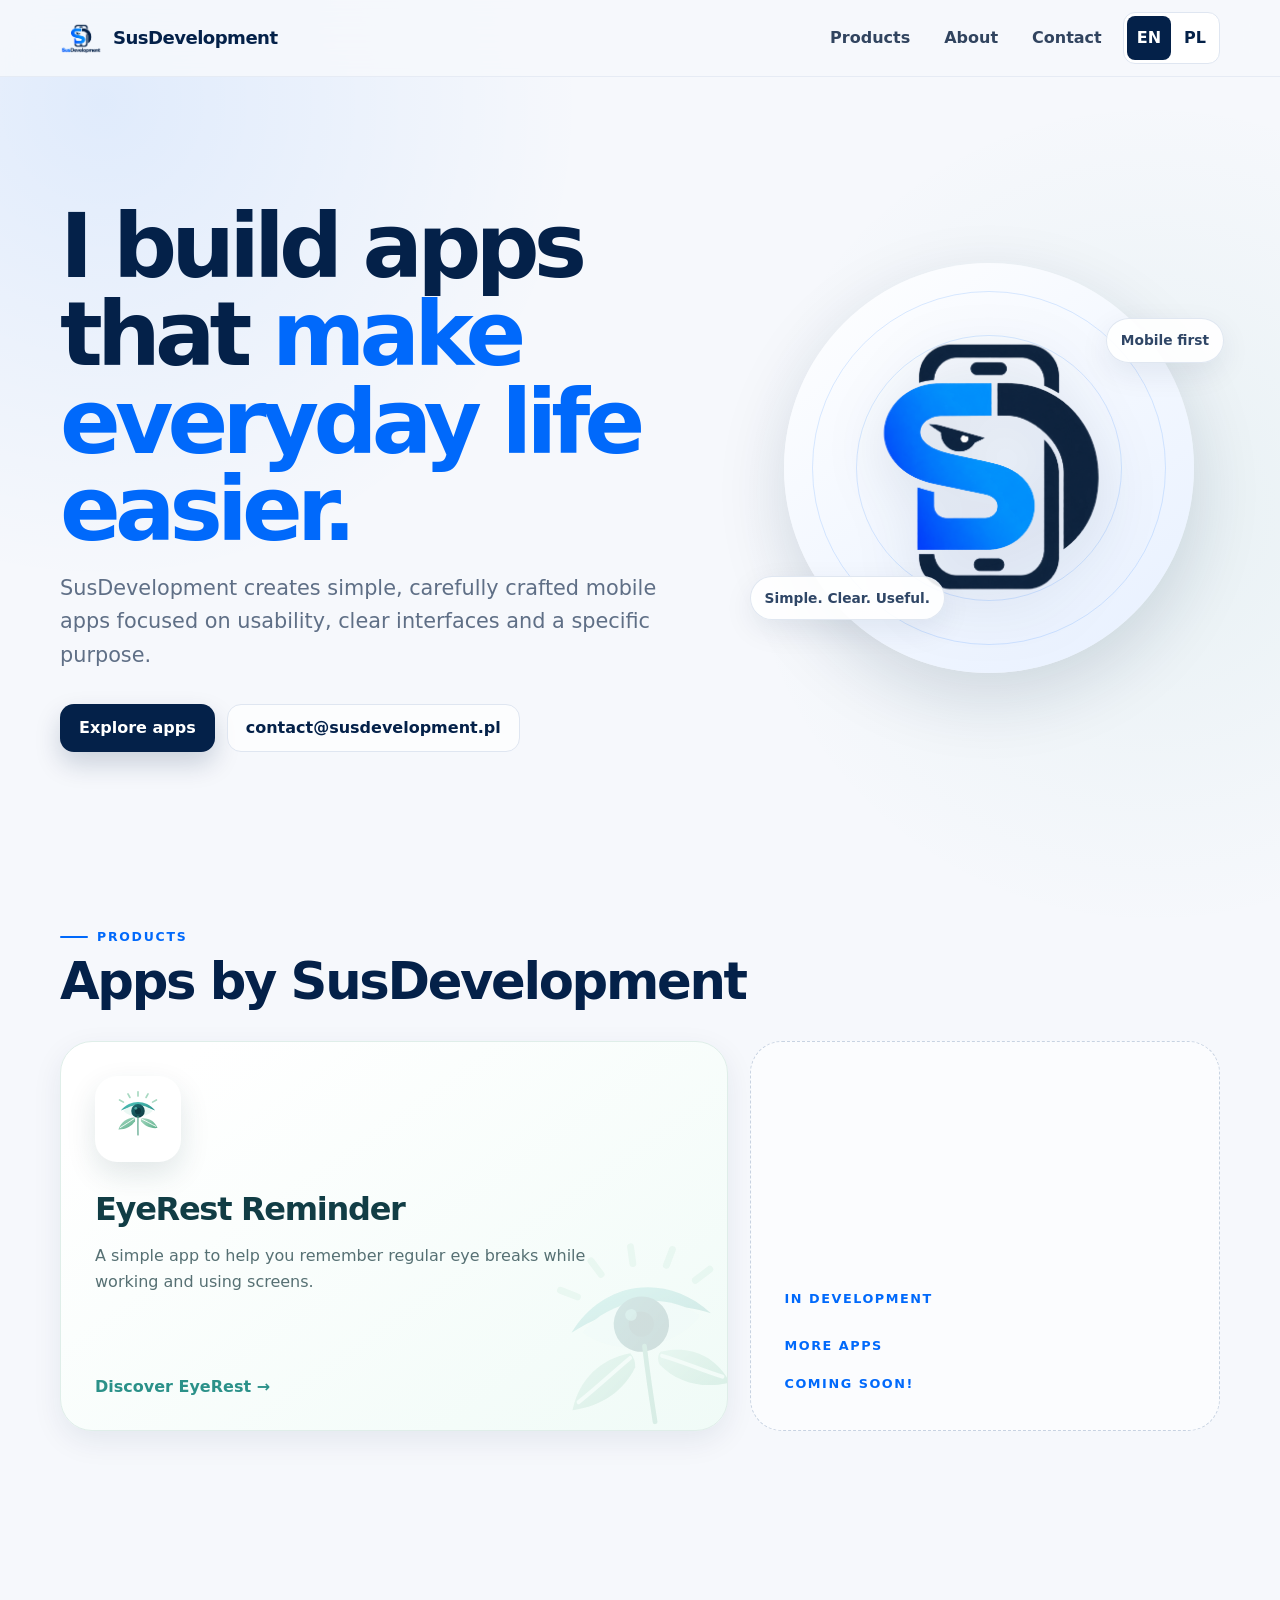
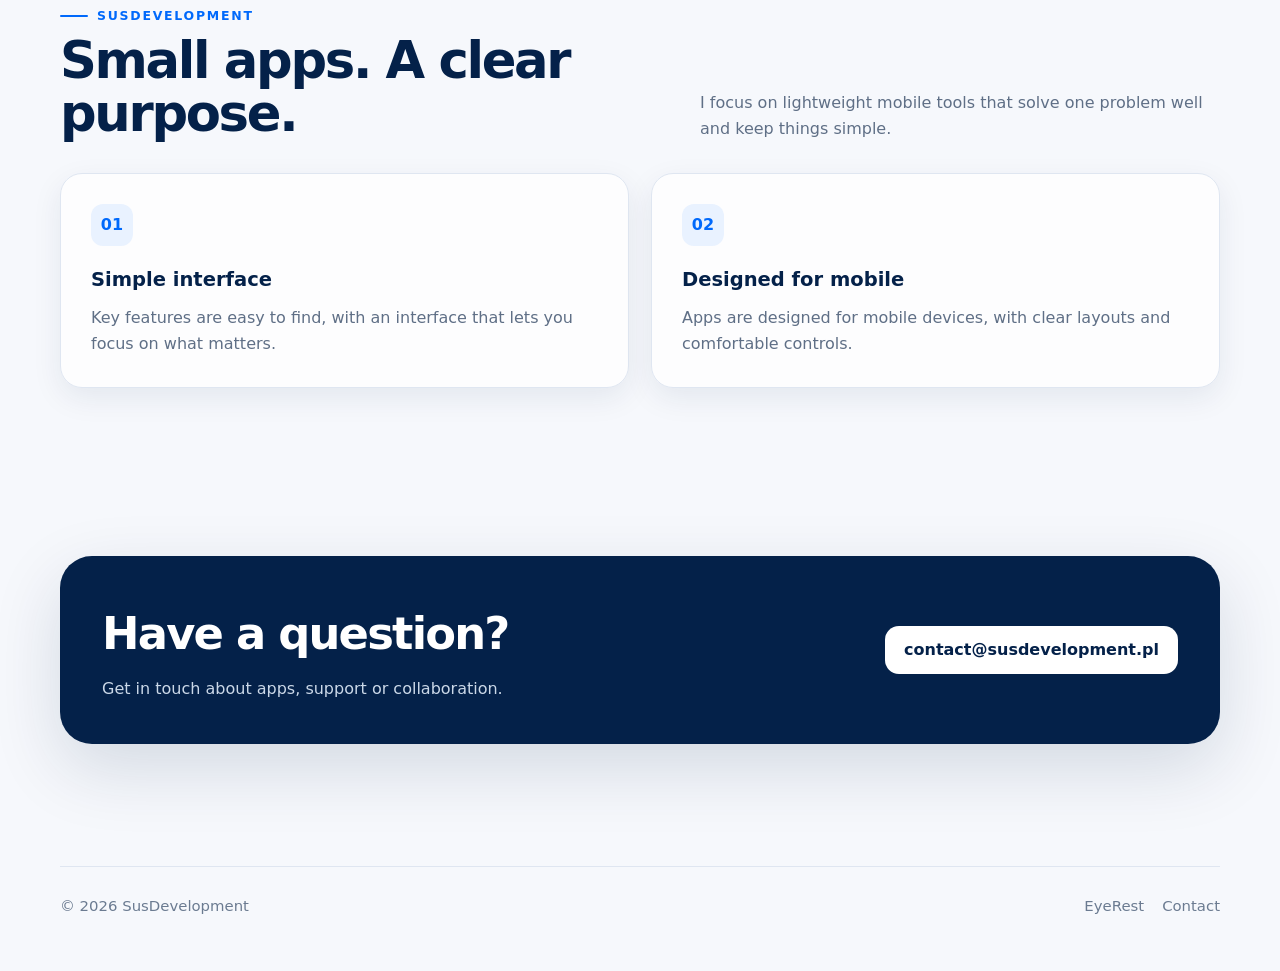
<file: index.html>
<!doctype html>
<html lang="en">
<head>
  <meta name="google-site-verification" content="9QejQthU60dtEHf-zd4Vt0ouMht6ZjzSwocrIjlunTQ" />
  <meta charset="utf-8">
  <meta name="viewport" content="width=device-width, initial-scale=1">
  <meta name="theme-color" content="#042149">
  <meta name="description" content="SusDevelopment - independent mobile apps designed for simplicity, usability and a great user experience." data-content-en="SusDevelopment - independent mobile apps designed for simplicity, usability and a great user experience." data-content-pl="SusDevelopment - niezależne aplikacje mobilne tworzone z myślą o prostocie, użyteczności i dobrym doświadczeniu użytkownika.">
  <title data-en="SusDevelopment - mobile apps" data-pl="SusDevelopment - aplikacje mobilne">SusDevelopment - mobile apps</title>
  <link rel="icon" href="assets/logo_full.png">
  <link rel="stylesheet" href="styles.css">
</head>
<body>
  <header class="site-header">
    <div class="container nav">
      <a class="brand" href="./" aria-label="SusDevelopment - home" data-aria-label-en="SusDevelopment - home" data-aria-label-pl="SusDevelopment - strona główna">
        <img src="assets/logo_full.png" alt="" aria-hidden="true">
        <span>SusDevelopment</span>
      </a>
      <nav class="nav-links" aria-label="Main navigation" data-aria-label-en="Main navigation" data-aria-label-pl="Główna nawigacja">
        <a href="#produkty"><span data-en="Products" data-pl="Produkty">Products</span></a>
        <a href="#o-mnie"><span data-en="About" data-pl="O projekcie">About</span></a>
        <a class="nav-contact" href="mailto:contact@susdevelopment.pl"><span data-en="Contact" data-pl="Kontakt">Contact</span></a>
      <div class="language-switch" role="group" aria-label="Language / Język"><button type="button" data-language="en" aria-pressed="true">EN</button><button type="button" data-language="pl" aria-pressed="false">PL</button></div></nav>
    </div>
  </header>

  <main>
    <section class="hero">
      <div class="container hero-grid">
        <div>
          <h1><span data-en="I build apps that" data-pl="Tworzę aplikacje, które">I build apps that</span> <span><span data-en="make everyday life easier." data-pl="ułatwiają codzienność.">make everyday life easier.</span></span></h1>
          <p class="hero-lead"><span data-en="SusDevelopment creates simple, carefully crafted mobile apps focused on usability, clear interfaces and a specific purpose." data-pl="SusDevelopment to miejsce, w którym powstają proste, dopracowane aplikacje mobilne - skupione na użyteczności, czytelnym interfejsie i konkretnym celu.">SusDevelopment creates simple, carefully crafted mobile apps focused on usability, clear interfaces and a specific purpose.</span></p>
          <div class="actions">
            <a class="btn btn-primary" href="#produkty"><span data-en="Explore apps" data-pl="Zobacz produkty">Explore apps</span></a>
            <a class="btn btn-secondary" href="mailto:contact@susdevelopment.pl">contact@susdevelopment.pl</a>
          </div>
        </div>

        <div class="hero-art" aria-hidden="true">
          <div class="hero-orb"></div>
          <img class="hero-logo" src="assets/logo_icon.png" alt="">
          <span class="hero-chip one">Mobile first</span>
          <span class="hero-chip two"><span data-en="Simple. Clear. Useful." data-pl="Prosto. Czytelnie. Użytecznie.">Simple. Clear. Useful.</span></span>
        </div>
      </div>
    </section>

    <section class="section" id="produkty">
      <div class="container">
        <div class="section-heading">
          <div>
            <div class="eyebrow"><span data-en="Products" data-pl="Produkty">Products</span></div>
            <h2><span data-en="Apps by SusDevelopment" data-pl="Aplikacje SusDevelopment">Apps by SusDevelopment</span></h2>
          </div>
        </div>

        <div class="product-grid">
          <a class="product-card" href="/eyerest/">
            <img class="product-mark" src="assets/eyerest-symbol.svg" alt="EyeRest Reminder logo" data-alt-en="EyeRest Reminder logo" data-alt-pl="Logo EyeRest Reminder">
            <h3>EyeRest Reminder</h3>
            <p><span data-en="A simple app to help you remember regular eye breaks while working and using screens." data-pl="Prosta aplikacja pomagająca pamiętać o regularnych przerwach dla oczu podczas pracy i korzystania z ekranu.">A simple app to help you remember regular eye breaks while working and using screens.</span></p>
            <span class="open-label"><span data-en="Discover EyeRest →" data-pl="Poznaj EyeRest →">Discover EyeRest →</span></span>
            <img class="decor" src="assets/eyerest-symbol.svg" alt="" aria-hidden="true">
          </a>

          <div class="product-placeholder" aria-label="More apps coming soon" data-aria-label-en="More apps coming soon" data-aria-label-pl="Miejsce na kolejne aplikacje">
            <span><span data-en="In development" data-pl="Rozwijane">In development</span></span>
            <h3><span data-en="More apps" data-pl="Kolejne aplikacje">More apps</span></h3>
            <p><span data-en="coming soon!" data-pl="już niedługo!">coming soon!</span></p>
          </div>
        </div>
      </div>
    </section>

    <section class="section" id="o-mnie">
      <div class="container">
        <div class="section-heading">
          <div>
            <div class="eyebrow">SusDevelopment</div>
            <h2><span data-en="Small apps. A clear purpose." data-pl="Małe aplikacje. Konkretny cel.">Small apps. A clear purpose.</span></h2>
          </div>
          <p><span data-en="I focus on lightweight mobile tools that solve one problem well and keep things simple." data-pl="Skupiam się na tworzeniu lekkich narzędzi mobilnych, które rozwiązują jeden problem dobrze, zamiast komplikować proste rzeczy.">I focus on lightweight mobile tools that solve one problem well and keep things simple.</span></p>
        </div>

        <div class="about-grid">
          <article class="info-card">
            <div class="info-icon">01</div>
            <h3><span data-en="Simple interface" data-pl="Prosty interfejs">Simple interface</span></h3>
            <p><span data-en="Key features are easy to find, with an interface that lets you focus on what matters." data-pl="Najważniejsze funkcje są łatwe do znalezienia, a ekran nie konkuruje z użytkownikiem o uwagę.">Key features are easy to find, with an interface that lets you focus on what matters.</span></p>
          </article>
          <article class="info-card">
            <div class="info-icon">02</div>
            <h3><span data-en="Designed for mobile" data-pl="Mobilne doświadczenie">Designed for mobile</span></h3>
            <p><span data-en="Apps are designed for mobile devices, with clear layouts and comfortable controls." data-pl="Produkty projektowane są z myślą o urządzeniach mobilnych - z czytelnym układem i wygodną obsługą.">Apps are designed for mobile devices, with clear layouts and comfortable controls.</span></p>
          </article>
        </div>
      </div>
    </section>

    <section class="section" id="kontakt">
      <div class="container">
        <div class="contact-panel">
          <div>
            <h2><span data-en="Have a question?" data-pl="Masz pytanie?">Have a question?</span></h2>
            <p><span data-en="Get in touch about apps, support or collaboration." data-pl="Kontakt w sprawie aplikacji, wsparcia i współpracy.">Get in touch about apps, support or collaboration.</span></p>
          </div>
          <a class="btn" href="mailto:contact@susdevelopment.pl">contact@susdevelopment.pl</a>
        </div>
      </div>
    </section>
  </main>

  <footer class="site-footer">
    <div class="container footer-row">
      <span>© <span id="year">2026</span> SusDevelopment</span>
      <div class="footer-links">
        <a href="/eyerest/">EyeRest</a>
        <a href="mailto:contact@susdevelopment.pl"><span data-en="Contact" data-pl="Kontakt">Contact</span></a>
      </div>
    </div>
  </footer>

  <script>document.getElementById('year').textContent = new Date().getFullYear();</script>
  <script src="/language.js"></script>
</body>
</html>
</file>
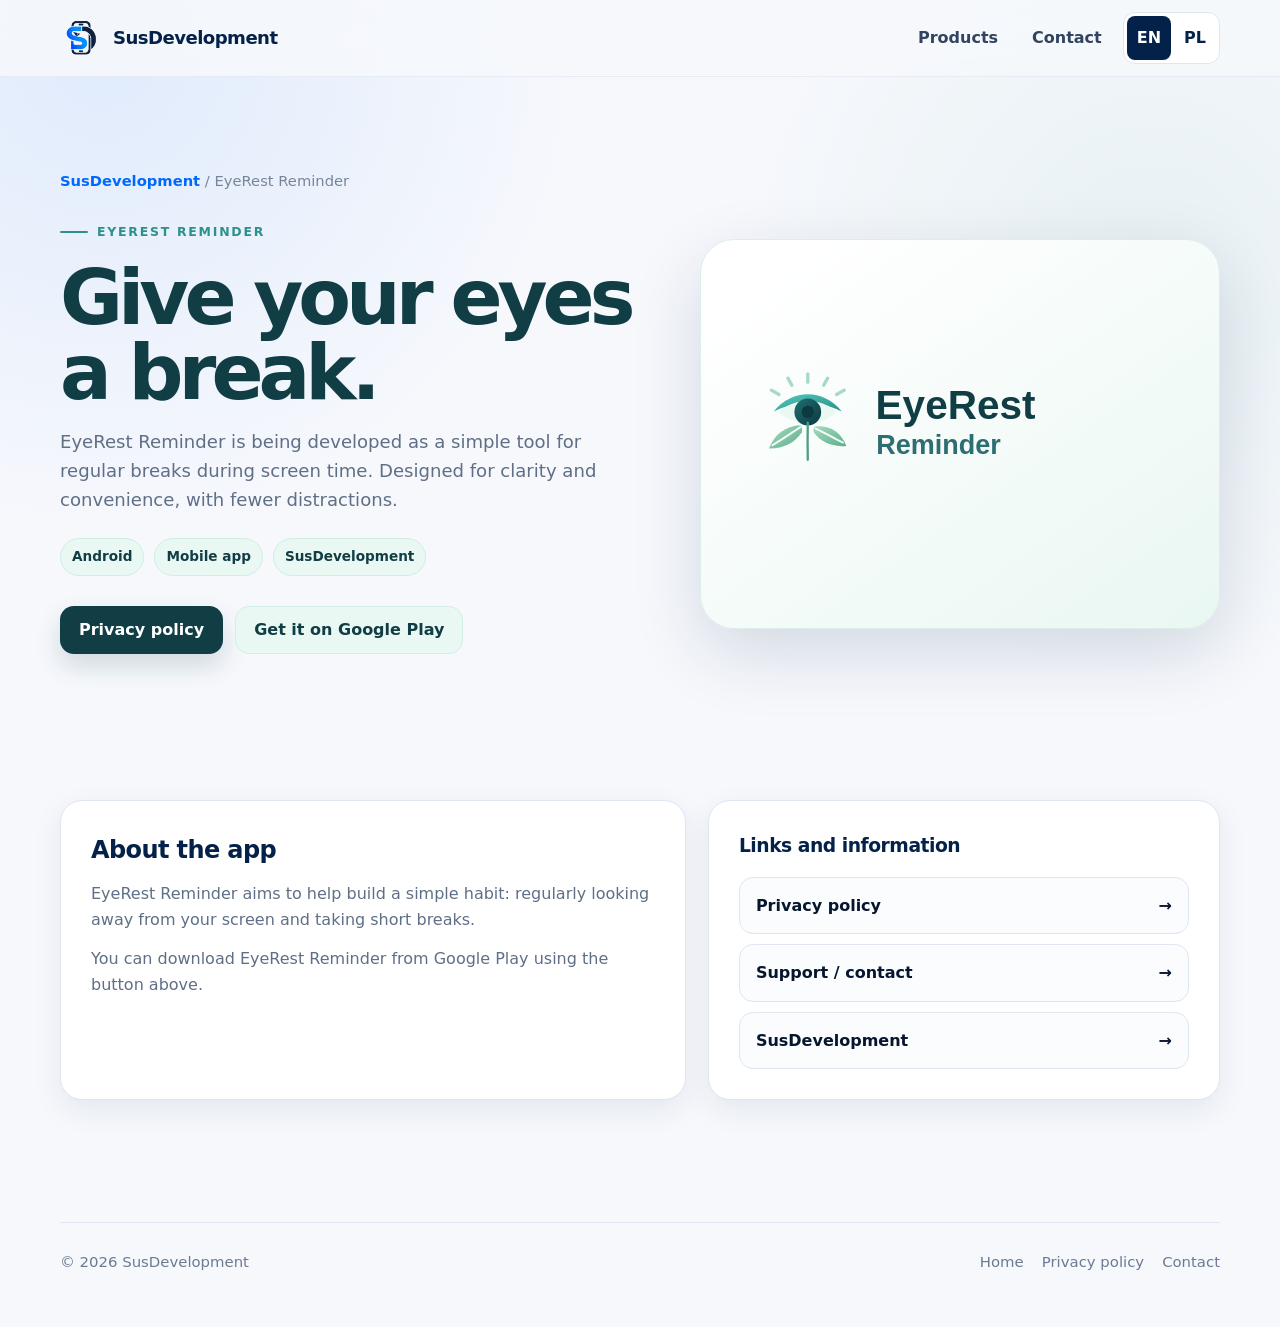
<file: eyerest/index.html>
<!doctype html>
<html lang="en">
<head>
  <meta charset="utf-8">
  <meta name="viewport" content="width=device-width, initial-scale=1">
  <meta name="theme-color" content="#113d45">
  <meta name="description" content="EyeRest Reminder - a mobile app that helps you remember regular eye breaks." data-content-en="EyeRest Reminder - a mobile app that helps you remember regular eye breaks." data-content-pl="EyeRest Reminder - aplikacja mobilna pomagająca pamiętać o regularnych przerwach dla oczu.">
  <title>EyeRest Reminder - SusDevelopment</title>
  <link rel="icon" href="../../assets/eyerest-symbol.svg" type="image/svg+xml">
  <link rel="stylesheet" href="../../styles.css">
</head>
<body>
  <header class="site-header">
    <div class="container nav">
      <a class="brand" href="../../" aria-label="SusDevelopment - home" data-aria-label-en="SusDevelopment - home" data-aria-label-pl="SusDevelopment - strona główna">
        <img src="../../assets/logo_icon.png" alt="" aria-hidden="true">
        <span>SusDevelopment</span>
      </a>
      <nav class="nav-links" aria-label="Main navigation" data-aria-label-en="Main navigation" data-aria-label-pl="Główna nawigacja">
        <a href="../../#produkty"><span data-en="Products" data-pl="Produkty">Products</span></a>
        <a class="nav-contact" href="mailto:contact@susdevelopment.pl"><span data-en="Contact" data-pl="Kontakt">Contact</span></a>
      <div class="language-switch" role="group" aria-label="Language / Język"><button type="button" data-language="en" aria-pressed="true">EN</button><button type="button" data-language="pl" aria-pressed="false">PL</button></div></nav>
    </div>
  </header>

  <main>
    <section class="page-hero">
      <div class="container">
        <div class="breadcrumb"><a href="../../">SusDevelopment</a> / EyeRest Reminder</div>
        <div class="product-hero-grid">
          <div>
            <div class="eyebrow" style="color: var(--eyerest);">EyeRest Reminder</div>
            <h1 style="color: var(--eyerest-dark);"><span data-en="Give your eyes a break." data-pl="Daj swoim oczom odpoczynek.">Give your eyes a break.</span></h1>
            <p class="product-lead"><span data-en="EyeRest Reminder is being developed as a simple tool for regular breaks during screen time. Designed for clarity and convenience, with fewer distractions." data-pl="EyeRest Reminder powstaje jako proste narzędzie wspierające regularne przerwy podczas pracy przy ekranie. Bez zbędnego rozpraszania - z naciskiem na czytelność i wygodę.">EyeRest Reminder is being developed as a simple tool for regular breaks during screen time. Designed for clarity and convenience, with fewer distractions.</span></p>
            <div class="badges">
              <span class="badge">Android</span>
              <span class="badge" data-en="Mobile app" data-pl="Aplikacja mobilna">Mobile app</span>
              <span class="badge">SusDevelopment</span>
            </div>
            <div class="actions">
              <a class="btn btn-eyerest" href="/eyerest/privacy"><span data-en="Privacy policy" data-pl="Polityka prywatności">Privacy policy</span></a>
              <a class="btn btn-quiet" href="https://play.google.com/store/apps/details?id=pl.susdevelopment.eyerestreminder&amp;utm_source=emea_Med"><span data-en="Get it on Google Play" data-pl="Pobierz z Google Play">Get it on Google Play</span></a>
            </div>
          </div>

          <div class="product-showcase">
            <img src="../../assets/eyerest-logo.svg" alt="EyeRest Reminder">
          </div>
        </div>
      </div>
    </section>

    <section class="section">
      <div class="container details-grid">
        <article class="detail-card">
          <h2><span data-en="About the app" data-pl="O aplikacji">About the app</span></h2>
          <p><span data-en="EyeRest Reminder aims to help build a simple habit: regularly looking away from your screen and taking short breaks." data-pl="EyeRest Reminder ma pomagać w budowaniu prostego nawyku: regularnego odrywania wzroku od ekranu i robienia krótkich przerw.">EyeRest Reminder aims to help build a simple habit: regularly looking away from your screen and taking short breaks.</span></p>
          <p><span data-en="You can download EyeRest Reminder from Google Play using the button above." data-pl="EyeRest Reminder możesz pobrać z Google Play, korzystając z przycisku powyżej.">You can download EyeRest Reminder from Google Play using the button above.</span></p>
        </article>

        <aside class="detail-card">
          <h3><span data-en="Links and information" data-pl="Linki i informacje">Links and information</span></h3>
          <div class="link-list">
            <a class="link-tile" href="/eyerest/privacy"><span><span data-en="Privacy policy" data-pl="Polityka prywatności">Privacy policy</span></span><span>→</span></a>
            <a class="link-tile" href="mailto:contact@susdevelopment.pl"><span><span data-en="Support / contact" data-pl="Wsparcie / kontakt">Support / contact</span></span><span>→</span></a>
            <a class="link-tile" href="../../"><span>SusDevelopment</span><span>→</span></a>
          </div>
        </aside>
      </div>
    </section>
  </main>

  <footer class="site-footer">
    <div class="container footer-row">
      <span>© <span id="year">2026</span> SusDevelopment</span>
      <div class="footer-links">
        <a href="../../"><span data-en="Home" data-pl="Strona główna">Home</span></a>
        <a href="/eyerest/privacy"><span data-en="Privacy policy" data-pl="Privacy">Privacy policy</span></a>
        <a href="mailto:contact@susdevelopment.pl"><span data-en="Contact" data-pl="Kontakt">Contact</span></a>
      </div>
    </div>
  </footer>
  <script>document.getElementById('year').textContent = new Date().getFullYear();</script>
  <script src="/language.js"></script>
</body>
</html>
</file>
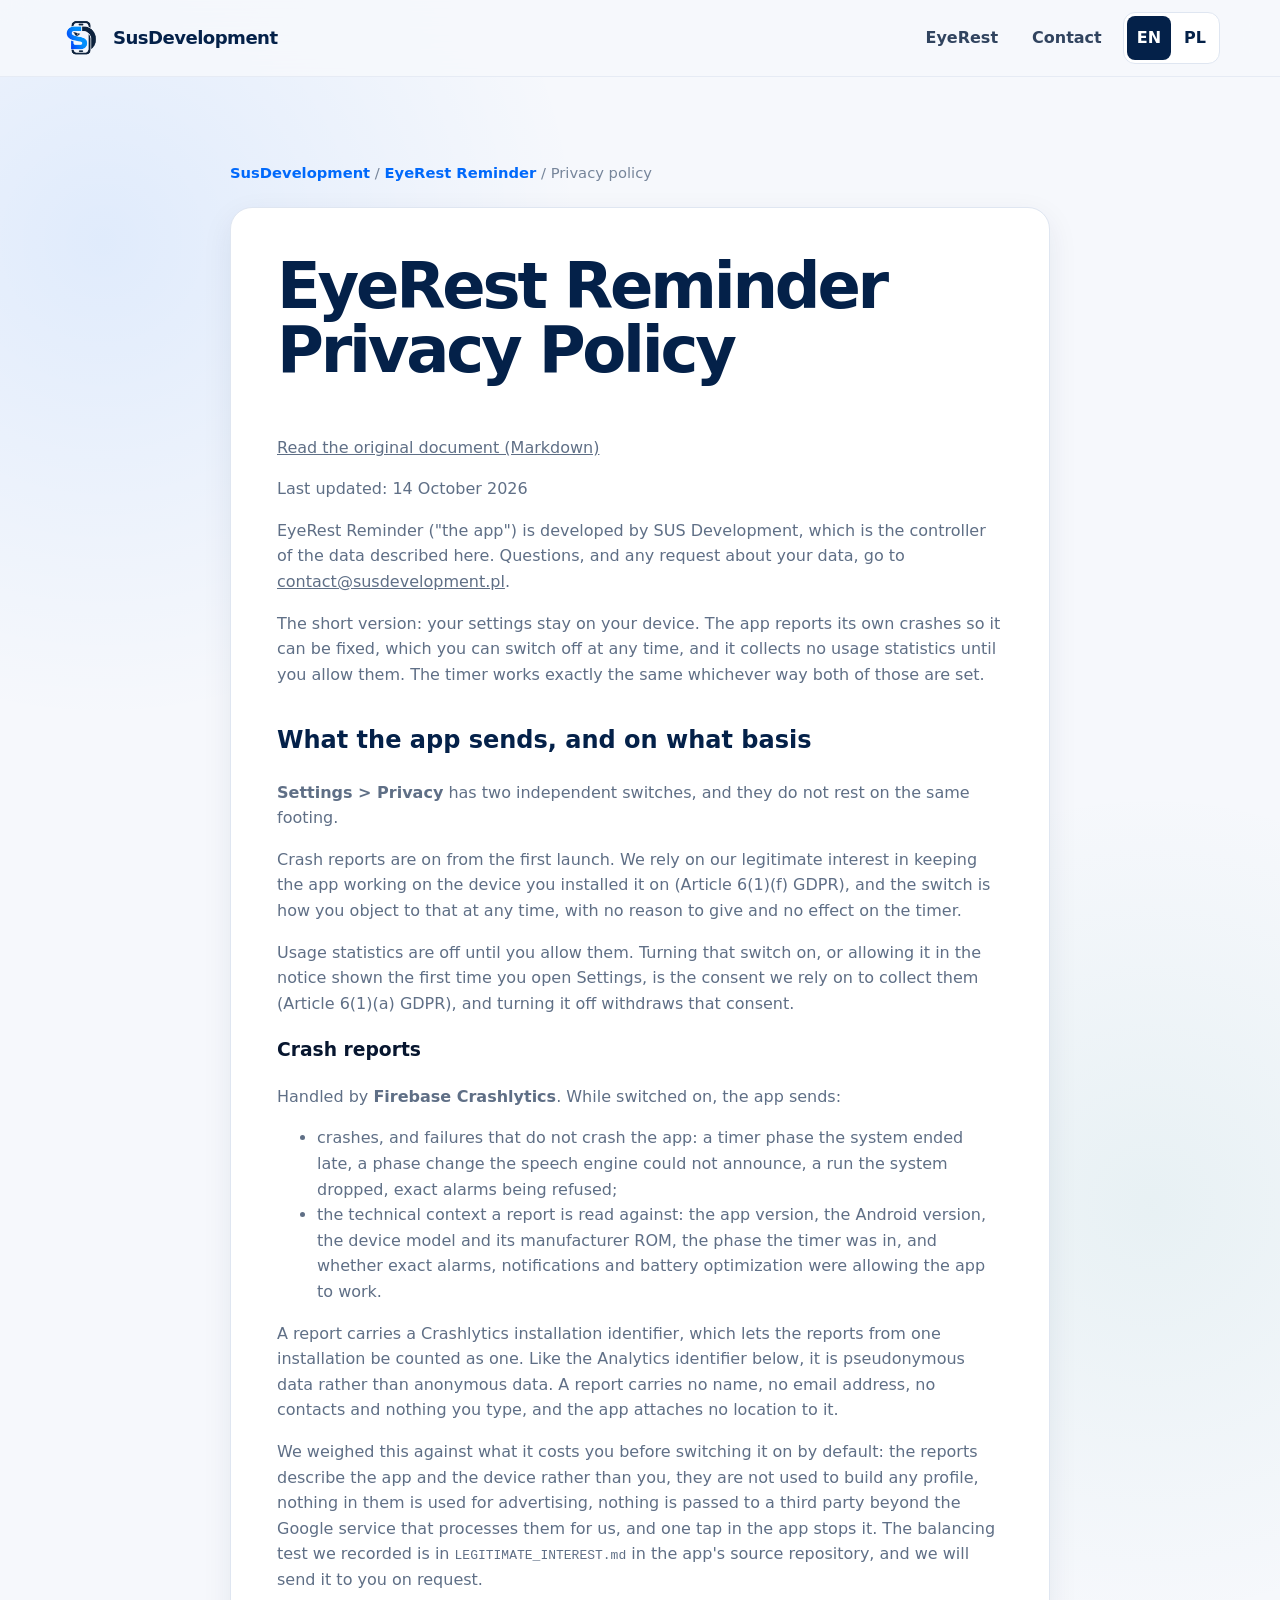
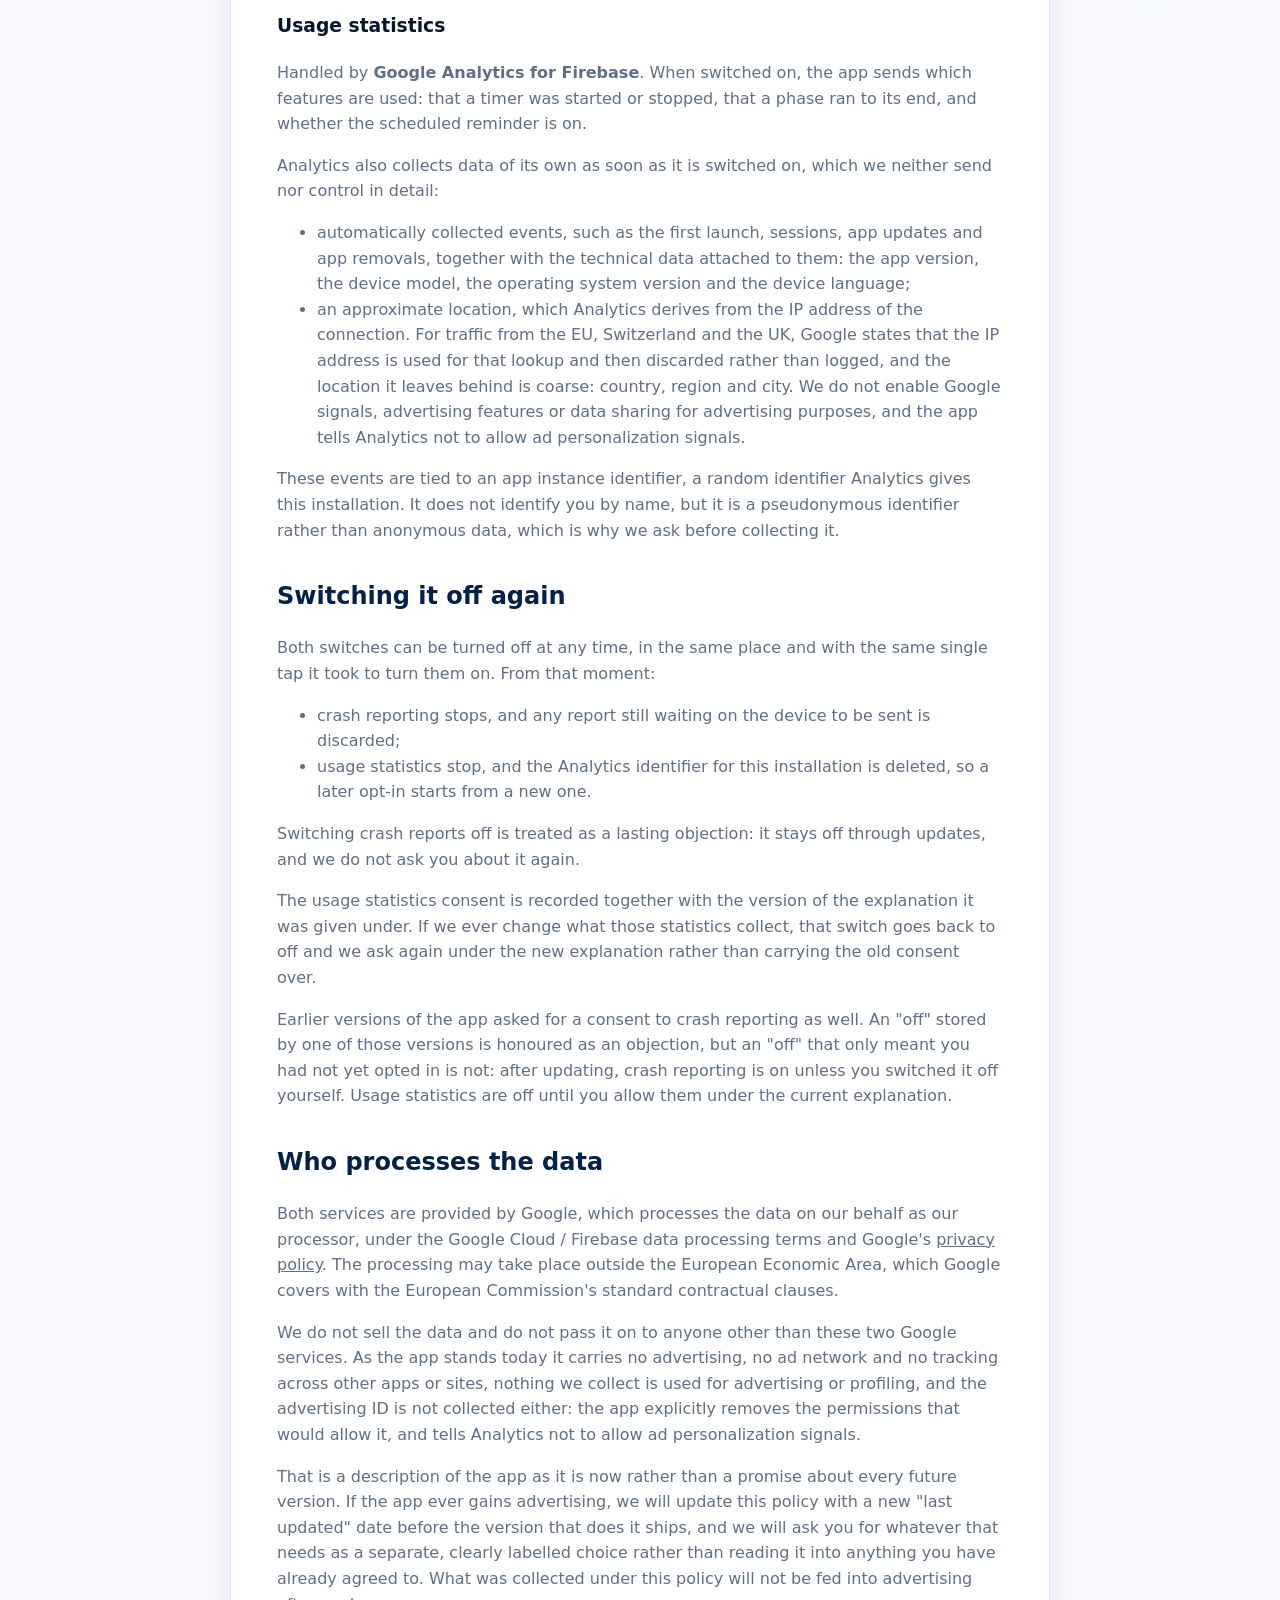
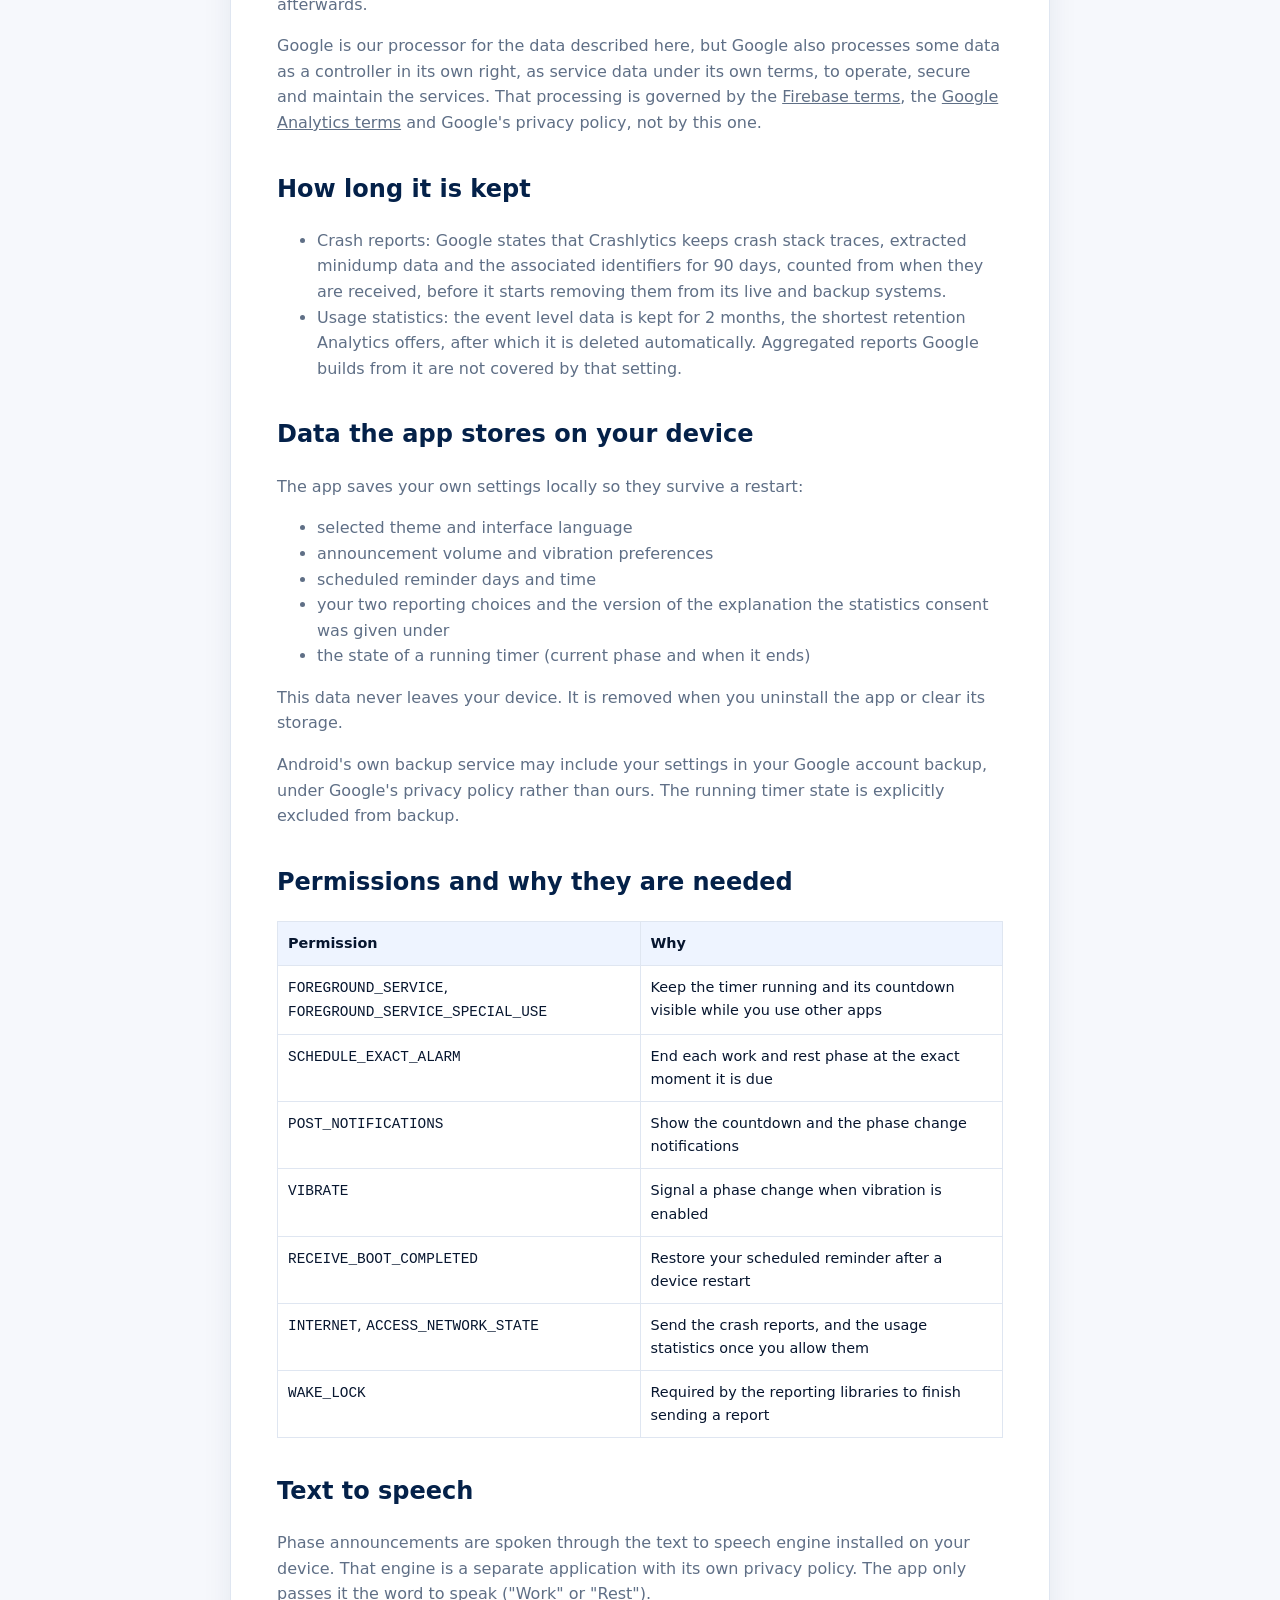
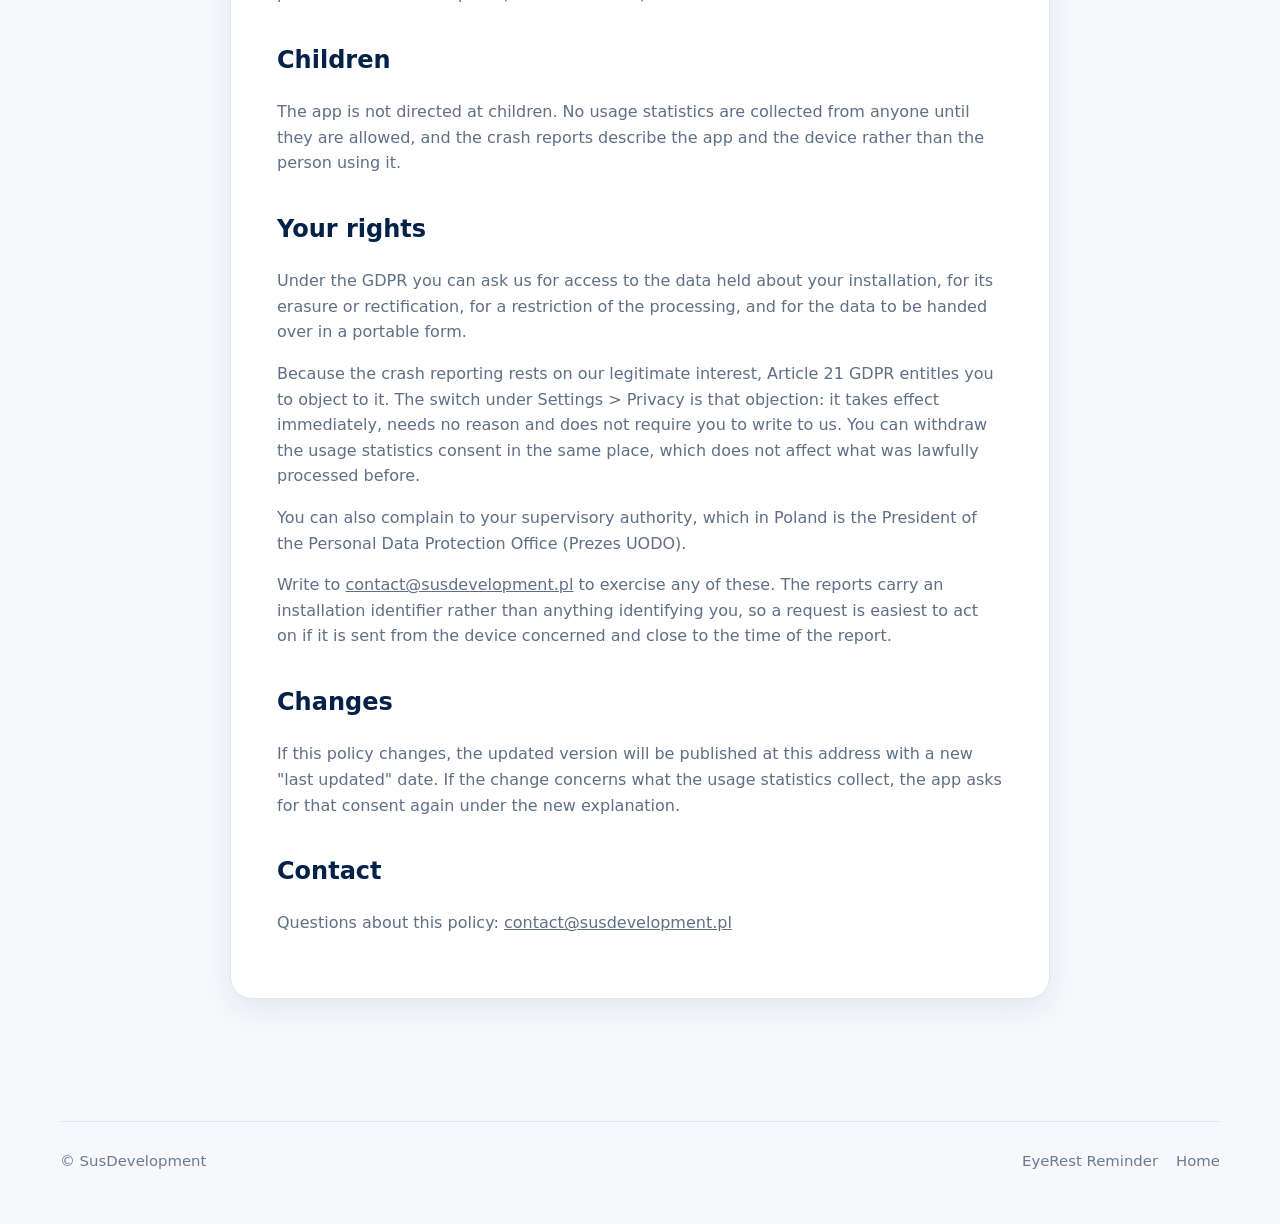
<file: eyerest/privacy/index.html>
<!doctype html>
<html lang="en">
<head>
  <meta charset="utf-8">
  <meta name="viewport" content="width=device-width, initial-scale=1">
  <meta name="theme-color" content="#113d45">
  <title data-en="EyeRest Reminder Privacy Policy - SusDevelopment" data-pl="Polityka prywatności EyeRest Reminder - SusDevelopment">EyeRest Reminder Privacy Policy - SusDevelopment</title>
  <link rel="canonical" href="https://susdevelopment.pl/eyerest/privacy">
  <link rel="icon" href="/assets/eyerest-symbol.svg" type="image/svg+xml">
  <link rel="stylesheet" href="/styles.css">
</head>
<body>
  <header class="site-header"><div class="container nav">
    <a class="brand" href="/"><img src="/assets/logo_icon.png" alt=""><span>SusDevelopment</span></a>
    <nav class="nav-links" aria-label="Main navigation" data-aria-label-en="Main navigation" data-aria-label-pl="Główna nawigacja">
      <a href="/eyerest/">EyeRest</a>
      <a class="nav-contact" href="mailto:contact@susdevelopment.pl" data-en="Contact" data-pl="Kontakt">Contact</a>
      <div class="language-switch" role="group" aria-label="Language / Język"><button type="button" data-language="en" aria-pressed="true">EN</button><button type="button" data-language="pl" aria-pressed="false">PL</button></div>
    </nav>
  </div></header>
  <main class="section"><div class="container legal-wrap">
    <div class="breadcrumb"><a href="/">SusDevelopment</a> / <a href="/eyerest/">EyeRest Reminder</a> / <span data-en="Privacy policy" data-pl="Polityka prywatności">Privacy policy</span></div>
    <article class="legal-card">
      <h1 data-en="EyeRest Reminder Privacy Policy" data-pl="Polityka prywatności EyeRest Reminder">EyeRest Reminder Privacy Policy</h1>
      <p><a href="/eyerest/privacy/PRIVACY.md" data-en="Read the original document (Markdown)" data-pl="Otwórz angielski dokument źródłowy (Markdown)">Read the original document (Markdown)</a></p>
      <div id="privacy-content" class="privacy-content" lang="en" data-language-content="en">
<p>Last updated: 14 October 2026</p>
<p>EyeRest Reminder (&quot;the app&quot;) is developed by SUS Development, which is the controller of the data
described here. Questions, and any request about your data, go to <a href="mailto:contact@susdevelopment.pl">contact@susdevelopment.pl</a>.</p>
<p>The short version: your settings stay on your device. The app reports its own crashes so it can be
fixed, which you can switch off at any time, and it collects no usage statistics until you allow them.
The timer works exactly the same whichever way both of those are set.</p>
<h2>What the app sends, and on what basis</h2>
<p><strong>Settings &gt; Privacy</strong> has two independent switches, and they do not rest on the same footing.</p>
<p>Crash reports are on from the first launch. We rely on our legitimate interest in keeping the app
working on the device you installed it on (Article 6(1)(f) GDPR), and the switch is how you object to
that at any time, with no reason to give and no effect on the timer.</p>
<p>Usage statistics are off until you allow them. Turning that switch on, or allowing it in the notice
shown the first time you open Settings, is the consent we rely on to collect them (Article 6(1)(a)
GDPR), and turning it off withdraws that consent.</p>
<h3>Crash reports</h3>
<p>Handled by <strong>Firebase Crashlytics</strong>. While switched on, the app sends:</p>
<ul>
<li>crashes, and failures that do not crash the app: a timer phase the system ended late, a phase change
the speech engine could not announce, a run the system dropped, exact alarms being refused;</li>
<li>the technical context a report is read against: the app version, the Android version, the device
model and its manufacturer ROM, the phase the timer was in, and whether exact alarms, notifications
and battery optimization were allowing the app to work.</li>
</ul>
<p>A report carries a Crashlytics installation identifier, which lets the reports from one installation be
counted as one. Like the Analytics identifier below, it is pseudonymous data rather than anonymous
data. A report carries no name, no email address, no contacts and nothing you type, and the app
attaches no location to it.</p>
<p>We weighed this against what it costs you before switching it on by default: the reports describe the
app and the device rather than you, they are not used to build any profile, nothing in them is used
for advertising, nothing is passed to a third party beyond the Google service that processes them for
us, and one tap in the app stops it. The balancing test we recorded is in <code>LEGITIMATE_INTEREST.md</code> in
the app&#39;s source repository, and we will send it to you on request.</p>
<h3>Usage statistics</h3>
<p>Handled by <strong>Google Analytics for Firebase</strong>. When switched on, the app sends which features are used:
that a timer was started or stopped, that a phase ran to its end, and whether the scheduled reminder
is on.</p>
<p>Analytics also collects data of its own as soon as it is switched on, which we neither send nor
control in detail:</p>
<ul>
<li>automatically collected events, such as the first launch, sessions, app updates and app removals,
together with the technical data attached to them: the app version, the device model, the operating
system version and the device language;</li>
<li>an approximate location, which Analytics derives from the IP address of the connection. For traffic
from the EU, Switzerland and the UK, Google states that the IP address is used for that lookup and
then discarded rather than logged, and the location it leaves behind is coarse: country, region and
city. We do not enable Google signals, advertising features or data sharing for advertising
purposes, and the app tells Analytics not to allow ad personalization signals.</li>
</ul>
<p>These events are tied to an app instance identifier, a random identifier Analytics gives this
installation. It does not identify you by name, but it is a pseudonymous identifier rather than
anonymous data, which is why we ask before collecting it.</p>
<h2>Switching it off again</h2>
<p>Both switches can be turned off at any time, in the same place and with the same single tap it took to
turn them on. From that moment:</p>
<ul>
<li>crash reporting stops, and any report still waiting on the device to be sent is discarded;</li>
<li>usage statistics stop, and the Analytics identifier for this installation is deleted, so a later
opt-in starts from a new one.</li>
</ul>
<p>Switching crash reports off is treated as a lasting objection: it stays off through updates, and we do
not ask you about it again.</p>
<p>The usage statistics consent is recorded together with the version of the explanation it was given
under. If we ever change what those statistics collect, that switch goes back to off and we ask again
under the new explanation rather than carrying the old consent over.</p>
<p>Earlier versions of the app asked for a consent to crash reporting as well. An &quot;off&quot; stored by one of
those versions is honoured as an objection, but an &quot;off&quot; that only meant you had not yet opted in is
not: after updating, crash reporting is on unless you switched it off yourself. Usage statistics are
off until you allow them under the current explanation.</p>
<h2>Who processes the data</h2>
<p>Both services are provided by Google, which processes the data on our behalf as our processor, under
the Google Cloud / Firebase data processing terms and Google&#39;s
<a href="https://policies.google.com/privacy">privacy policy</a>. The processing may take place outside the
European Economic Area, which Google covers with the European Commission&#39;s standard contractual
clauses.</p>
<p>We do not sell the data and do not pass it on to anyone other than these two Google services. As the
app stands today it carries no advertising, no ad network and no tracking across other apps or sites,
nothing we collect is used for advertising or profiling, and the advertising ID is not collected
either: the app explicitly removes the permissions that would allow it, and tells Analytics not to
allow ad personalization signals.</p>
<p>That is a description of the app as it is now rather than a promise about every future version. If the
app ever gains advertising, we will update this policy with a new &quot;last updated&quot; date before the
version that does it ships, and we will ask you for whatever that needs as a separate, clearly
labelled choice rather than reading it into anything you have already agreed to. What was collected
under this policy will not be fed into advertising afterwards.</p>
<p>Google is our processor for the data described here, but Google also processes some data as a
controller in its own right, as service data under its own terms, to operate, secure and maintain the
services. That processing is governed by the
<a href="https://firebase.google.com/terms">Firebase terms</a>, the
<a href="https://www.google.com/analytics/terms/">Google Analytics terms</a> and Google&#39;s privacy policy, not by
this one.</p>
<h2>How long it is kept</h2>
<ul>
<li>Crash reports: Google states that Crashlytics keeps crash stack traces, extracted minidump data and
the associated identifiers for 90 days, counted from when they are received, before it starts
removing them from its live and backup systems.</li>
<li>Usage statistics: the event level data is kept for 2 months, the shortest retention Analytics offers,
after which it is deleted automatically. Aggregated reports Google builds from it are not covered by
that setting.</li>
</ul>
<h2>Data the app stores on your device</h2>
<p>The app saves your own settings locally so they survive a restart:</p>
<ul>
<li>selected theme and interface language</li>
<li>announcement volume and vibration preferences</li>
<li>scheduled reminder days and time</li>
<li>your two reporting choices and the version of the explanation the statistics consent was given under</li>
<li>the state of a running timer (current phase and when it ends)</li>
</ul>
<p>This data never leaves your device. It is removed when you uninstall the app or clear its storage.</p>
<p>Android&#39;s own backup service may include your settings in your Google account backup, under Google&#39;s
privacy policy rather than ours. The running timer state is explicitly excluded from backup.</p>
<h2>Permissions and why they are needed</h2>
<table>
<thead>
<tr>
<th>Permission</th>
<th>Why</th>
</tr>
</thead>
<tbody><tr>
<td><code>FOREGROUND_SERVICE</code>, <code>FOREGROUND_SERVICE_SPECIAL_USE</code></td>
<td>Keep the timer running and its countdown visible while you use other apps</td>
</tr>
<tr>
<td><code>SCHEDULE_EXACT_ALARM</code></td>
<td>End each work and rest phase at the exact moment it is due</td>
</tr>
<tr>
<td><code>POST_NOTIFICATIONS</code></td>
<td>Show the countdown and the phase change notifications</td>
</tr>
<tr>
<td><code>VIBRATE</code></td>
<td>Signal a phase change when vibration is enabled</td>
</tr>
<tr>
<td><code>RECEIVE_BOOT_COMPLETED</code></td>
<td>Restore your scheduled reminder after a device restart</td>
</tr>
<tr>
<td><code>INTERNET</code>, <code>ACCESS_NETWORK_STATE</code></td>
<td>Send the crash reports, and the usage statistics once you allow them</td>
</tr>
<tr>
<td><code>WAKE_LOCK</code></td>
<td>Required by the reporting libraries to finish sending a report</td>
</tr>
</tbody></table>
<h2>Text to speech</h2>
<p>Phase announcements are spoken through the text to speech engine installed on your device. That
engine is a separate application with its own privacy policy. The app only passes it the word to
speak (&quot;Work&quot; or &quot;Rest&quot;).</p>
<h2>Children</h2>
<p>The app is not directed at children. No usage statistics are collected from anyone until they are
allowed, and the crash reports describe the app and the device rather than the person using it.</p>
<h2>Your rights</h2>
<p>Under the GDPR you can ask us for access to the data held about your installation, for its erasure or
rectification, for a restriction of the processing, and for the data to be handed over in a portable
form.</p>
<p>Because the crash reporting rests on our legitimate interest, Article 21 GDPR entitles you to object to
it. The switch under Settings &gt; Privacy is that objection: it takes effect immediately, needs no reason
and does not require you to write to us. You can withdraw the usage statistics consent in the same
place, which does not affect what was lawfully processed before.</p>
<p>You can also complain to your supervisory authority, which in Poland is the President of the Personal
Data Protection Office (Prezes UODO).</p>
<p>Write to <a href="mailto:contact@susdevelopment.pl">contact@susdevelopment.pl</a> to exercise any of these. The reports carry an installation
identifier rather than anything identifying you, so a request is easiest to act on if it is sent from
the device concerned and close to the time of the report.</p>
<h2>Changes</h2>
<p>If this policy changes, the updated version will be published at this address with a new &quot;last
updated&quot; date. If the change concerns what the usage statistics collect, the app asks for that consent
again under the new explanation.</p>
<h2>Contact</h2>
<p>Questions about this policy: <a href="mailto:contact@susdevelopment.pl">contact@susdevelopment.pl</a></p>
      </div>
      <div class="privacy-content" lang="pl" data-language-content="pl" hidden>
<p>Ostatnia aktualizacja: 14 października 2026 r.</p>
<p>EyeRest Reminder („aplikacja”) jest rozwijana przez SUS Development, administratora opisanych tutaj danych. Pytania i prośby dotyczące danych kieruj na <a href="mailto:contact@susdevelopment.pl">contact@susdevelopment.pl</a>.</p>
<p>W skrócie: Twoje ustawienia pozostają na urządzeniu. Aplikacja zgłasza własne awarie, aby można było je naprawić. Możesz to wyłączyć w dowolnym momencie. Statystyki użytkowania są zbierane dopiero po wyrażeniu zgody. Minutnik działa tak samo niezależnie od obu tych ustawień.</p>
<h2>Jakie dane wysyła aplikacja i na jakiej podstawie</h2>
<p>W sekcji <strong>Ustawienia &gt; Prywatność</strong> znajdują się dwa niezależne przełączniki, które odpowiadają różnym podstawom przetwarzania danych.</p>
<p>Raporty o awariach są włączone od pierwszego uruchomienia. Opieramy się na naszym prawnie uzasadnionym interesie, którym jest zapewnienie prawidłowego działania aplikacji na urządzeniu, na którym ją zainstalowano (art. 6 ust. 1 lit. f RODO). Przełącznik pozwala w dowolnym momencie wnieść sprzeciw, bez podawania powodu i bez wpływu na minutnik.</p>
<p>Statystyki użytkowania są wyłączone do czasu wyrażenia zgody. Włączenie przełącznika lub udzielenie zgody w komunikacie przy pierwszym otwarciu Ustawień stanowi zgodę na ich zbieranie (art. 6 ust. 1 lit. a RODO). Wyłączenie przełącznika oznacza wycofanie zgody.</p>
<h3>Raporty o awariach</h3>
<p>Obsługuje je <strong>Firebase Crashlytics</strong>. Gdy raportowanie jest włączone, aplikacja wysyła:</p>
<ul>
<li>informacje o awariach i błędach, które nie powodują zamknięcia aplikacji: fazie minutnika zakończonej przez system z opóźnieniem, zmianie fazy, której syntezator mowy nie zdołał ogłosić, działaniu minutnika przerwanym przez system oraz odmowie ustawienia dokładnych alarmów;</li>
<li>kontekst techniczny potrzebny do odczytania raportu: wersję aplikacji i Androida, model urządzenia i oprogramowanie systemowe producenta (ROM), bieżącą fazę minutnika oraz informację, czy dokładne alarmy, powiadomienia i optymalizacja baterii pozwalały aplikacji działać.</li>
</ul>
<p>Raport zawiera identyfikator instalacji Crashlytics, który pozwala rozpoznać raporty z tej samej instalacji. Podobnie jak opisany poniżej identyfikator Analytics, są to dane pseudonimowe, a nie anonimowe. Raport nie zawiera imienia i nazwiska, adresu e-mail, kontaktów ani wpisywanych treści. Aplikacja nie dołącza do niego lokalizacji.</p>
<p>Przed domyślnym włączeniem raportowania rozważyliśmy jego wpływ na użytkownika: raporty opisują aplikację i urządzenie, nie służą tworzeniu profili ani reklamom, a dane nie trafiają do podmiotów trzecich poza usługą Google, która przetwarza je dla nas. Jedno dotknięcie w aplikacji wyłącza raportowanie. Udokumentowany test równowagi znajduje się w pliku <code>LEGITIMATE_INTEREST.md</code> w repozytorium kodu źródłowego aplikacji. Możemy go przesłać na prośbę.</p>
<h3>Statystyki użytkowania</h3>
<p>Obsługuje je <strong>Google Analytics for Firebase</strong>. Po ich włączeniu aplikacja wysyła informacje o używanych funkcjach: uruchomieniu lub zatrzymaniu minutnika, zakończeniu fazy oraz o tym, czy zaplanowane przypomnienie jest włączone.</p>
<p>Po włączeniu Analytics zbiera również własne dane, których nie wysyłamy samodzielnie i nad których szczegółowym zakresem nie mamy kontroli:</p>
<ul>
<li>automatycznie zbierane zdarzenia, takie jak pierwsze uruchomienie, sesje, aktualizacje i odinstalowanie aplikacji, wraz z danymi technicznymi: wersją aplikacji, modelem urządzenia, wersją systemu operacyjnego i językiem urządzenia;</li>
<li>przybliżoną lokalizację ustalaną na podstawie adresu IP połączenia. Google podaje, że w przypadku ruchu z UE, Szwajcarii i Wielkiej Brytanii adres IP służy do ustalenia lokalizacji, po czym jest odrzucany, a nie zapisywany. Zachowana lokalizacja jest ogólna: kraj, region i miasto. Nie włączamy Google signals, funkcji reklamowych ani udostępniania danych do celów reklamowych. Aplikacja przekazuje Analytics ustawienie blokujące sygnały personalizacji reklam.</li>
</ul>
<p>Zdarzenia są powiązane z identyfikatorem instancji aplikacji, czyli losowym identyfikatorem nadanym tej instalacji przez Analytics. Nie identyfikuje Cię on z imienia i nazwiska, ale jest identyfikatorem pseudonimowym, a nie danymi anonimowymi. Dlatego pytamy o zgodę przed rozpoczęciem zbierania danych.</p>
<h2>Ponowne wyłączenie</h2>
<p>Oba przełączniki można wyłączyć w dowolnym momencie, w tym samym miejscu i jednym dotknięciem, tak samo jak przy włączaniu. Od tej chwili:</p>
<ul>
<li>raportowanie awarii zostaje zatrzymane, a raporty oczekujące na wysłanie na urządzeniu są odrzucane;</li>
<li>zbieranie statystyk użytkowania zostaje zatrzymane, a identyfikator Analytics tej instalacji jest usuwany. Ponowne wyrażenie zgody oznacza rozpoczęcie z nowym identyfikatorem.</li>
</ul>
<p>Wyłączenie raportów o awariach traktujemy jako trwały sprzeciw: ustawienie pozostaje wyłączone po aktualizacjach i nie pytamy o nie ponownie.</p>
<p>Zgodę na statystyki użytkowania zapisujemy razem z wersją wyjaśnienia, na podstawie którego została udzielona. Jeśli zmienimy zakres zbieranych statystyk, przełącznik wróci do pozycji wyłączonej i ponownie poprosimy o zgodę na podstawie nowego wyjaśnienia.</p>
<p>Wcześniejsze wersje aplikacji prosiły o zgodę także na raportowanie awarii. Wyłączenie zapisane w takiej wersji jest respektowane jako sprzeciw. Nie dotyczy to jednak stanu wyłączonego, który oznaczał jedynie brak dotychczasowej zgody: po aktualizacji raportowanie awarii jest włączone, chyba że zostało przez Ciebie wyłączone. Statystyki użytkowania pozostają wyłączone do czasu wyrażenia zgody na podstawie aktualnego wyjaśnienia.</p>
<h2>Kto przetwarza dane</h2>
<p>Obie usługi dostarcza Google, które przetwarza dane w naszym imieniu jako podmiot przetwarzający, zgodnie z warunkami przetwarzania danych Google Cloud / Firebase oraz <a href="https://policies.google.com/privacy">polityką prywatności Google</a>. Przetwarzanie może odbywać się poza Europejskim Obszarem Gospodarczym. Google stosuje w tym zakresie standardowe klauzule umowne Komisji Europejskiej.</p>
<p>Nie sprzedajemy danych i nie przekazujemy ich nikomu poza tymi dwiema usługami Google. Obecnie aplikacja nie zawiera reklam ani sieci reklamowych i nie śledzi użytkownika w innych aplikacjach ani witrynach. Żadne zbierane dane nie służą reklamom ani profilowaniu. Identyfikator reklamowy również nie jest zbierany: aplikacja jawnie usuwa uprawnienia, które by na to pozwalały, i przekazuje Analytics ustawienie blokujące sygnały personalizacji reklam.</p>
<p>Jest to opis obecnej aplikacji, a nie obietnica dotycząca każdej przyszłej wersji. Jeśli w aplikacji pojawią się reklamy, zaktualizujemy tę politykę i datę ostatniej aktualizacji przed wydaniem takiej wersji. Poprosimy o wszystko, co będzie w związku z tym wymagane, w formie osobnego, jasno opisanego wyboru. Nie będziemy wywodzić tego z wcześniejszych zgód. Dane zebrane na podstawie tej polityki nie zostaną później wykorzystane do reklam.</p>
<p>Google jest podmiotem przetwarzającym opisane tutaj dane, ale część danych przetwarza również jako niezależny administrator, na własnych warunkach, w celu obsługi, zabezpieczania i utrzymania usług. To przetwarzanie podlega <a href="https://firebase.google.com/terms">warunkom Firebase</a>, <a href="https://www.google.com/analytics/terms/">warunkom Google Analytics</a> i polityce prywatności Google, a nie niniejszej polityce.</p>
<h2>Jak długo dane są przechowywane</h2>
<ul>
<li>Raporty o awariach: Google podaje, że Crashlytics przechowuje ślady stosu awarii, dane wyodrębnione z minizrzutów pamięci oraz powiązane identyfikatory przez 90 dni od ich otrzymania. Następnie rozpoczyna usuwanie ich z systemów produkcyjnych i kopii zapasowych.</li>
<li>Statystyki użytkowania: dane na poziomie zdarzeń są przechowywane przez 2 miesiące, czyli najkrótszy okres dostępny w Analytics, a następnie automatycznie usuwane. To ustawienie nie obejmuje raportów zbiorczych tworzonych przez Google na ich podstawie.</li>
</ul>
<h2>Dane przechowywane przez aplikację na urządzeniu</h2>
<p>Aplikacja zapisuje ustawienia lokalnie, aby zachować je po ponownym uruchomieniu:</p>
<ul>
<li>wybrany motyw i język interfejsu</li>
<li>głośność komunikatów i ustawienia wibracji</li>
<li>dni i godzinę zaplanowanego przypomnienia</li>
<li>oba wybory dotyczące raportowania oraz wersję wyjaśnienia, na podstawie którego udzielono zgody na statystyki</li>
<li>stan działającego minutnika (bieżącą fazę i czas jej zakończenia)</li>
</ul>
<p>Te dane nigdy nie opuszczają urządzenia. Są usuwane po odinstalowaniu aplikacji lub wyczyszczeniu jej danych.</p>
<p>Usługa kopii zapasowych Androida może uwzględniać ustawienia w kopii zapasowej na koncie Google, zgodnie z polityką prywatności Google, a nie naszą. Stan działającego minutnika jest jawnie wyłączony z kopii zapasowej.</p>
<h2>Uprawnienia i ich przeznaczenie</h2>
<table>
<thead><tr><th>Uprawnienie</th><th>Cel</th></tr></thead>
<tbody>
<tr><td><code>FOREGROUND_SERVICE</code>, <code>FOREGROUND_SERVICE_SPECIAL_USE</code></td><td>Utrzymanie działania minutnika i widocznego odliczania podczas korzystania z innych aplikacji</td></tr>
<tr><td><code>SCHEDULE_EXACT_ALARM</code></td><td>Zakończenie każdej fazy pracy i odpoczynku dokładnie w wyznaczonym momencie</td></tr>
<tr><td><code>POST_NOTIFICATIONS</code></td><td>Wyświetlanie odliczania i powiadomień o zmianie fazy</td></tr>
<tr><td><code>VIBRATE</code></td><td>Sygnalizowanie zmiany fazy, gdy wibracje są włączone</td></tr>
<tr><td><code>RECEIVE_BOOT_COMPLETED</code></td><td>Przywrócenie zaplanowanego przypomnienia po ponownym uruchomieniu urządzenia</td></tr>
<tr><td><code>INTERNET</code>, <code>ACCESS_NETWORK_STATE</code></td><td>Wysyłanie raportów o awariach oraz statystyk użytkowania po wyrażeniu zgody</td></tr>
<tr><td><code>WAKE_LOCK</code></td><td>Umożliwienie bibliotekom raportowania dokończenia wysyłania raportu</td></tr>
</tbody></table>
<h2>Synteza mowy</h2>
<p>Komunikaty o fazach są odczytywane przez silnik syntezy mowy zainstalowany na urządzeniu. Jest to osobna aplikacja z własną polityką prywatności. EyeRest Reminder przekazuje jej wyłącznie słowo do wypowiedzenia („Work” lub „Rest”, czyli „Praca” lub „Odpoczynek”).</p>
<h2>Dzieci</h2>
<p>Aplikacja nie jest skierowana do dzieci. Statystyki użytkowania nie są zbierane od nikogo bez zgody, a raporty o awariach opisują aplikację i urządzenie, a nie korzystającą z nich osobę.</p>
<h2>Twoje prawa</h2>
<p>Na podstawie RODO możesz poprosić nas o dostęp do danych dotyczących Twojej instalacji, ich usunięcie lub sprostowanie, ograniczenie przetwarzania oraz przekazanie danych w formie umożliwiającej ich przeniesienie.</p>
<p>Ponieważ raportowanie awarii opiera się na naszym prawnie uzasadnionym interesie, art. 21 RODO daje Ci prawo do wniesienia sprzeciwu. Wyłączenie przełącznika w sekcji Ustawienia &gt; Prywatność stanowi taki sprzeciw: działa natychmiast, nie wymaga uzasadnienia ani kontaktu z nami. W tym samym miejscu możesz wycofać zgodę na statystyki użytkowania. Nie wpływa to na zgodność z prawem przetwarzania dokonanego przed jej wycofaniem.</p>
<p>Możesz także złożyć skargę do organu nadzorczego. W Polsce jest nim Prezes Urzędu Ochrony Danych Osobowych (Prezes UODO).</p>
<p>Aby skorzystać z tych praw, napisz na <a href="mailto:contact@susdevelopment.pl">contact@susdevelopment.pl</a>. Raporty zawierają identyfikator instalacji, a nie dane bezpośrednio Cię identyfikujące. Dlatego najłatwiej rozpatrzyć prośbę wysłaną z danego urządzenia w czasie zbliżonym do wysłania raportu.</p>
<h2>Zmiany</h2>
<p>Jeśli ta polityka się zmieni, opublikujemy jej zaktualizowaną wersję pod tym adresem z nową datą ostatniej aktualizacji. Jeśli zmiana dotyczy zakresu zbieranych statystyk użytkowania, aplikacja ponownie poprosi o zgodę na podstawie nowego wyjaśnienia.</p>
<h2>Kontakt</h2>
<p>Pytania dotyczące tej polityki: <a href="mailto:contact@susdevelopment.pl">contact@susdevelopment.pl</a></p>
      </div>
    </article>
  </div></main>
  <footer class="site-footer"><div class="container footer-row"><span>© SusDevelopment</span><div class="footer-links"><a href="/eyerest/">EyeRest Reminder</a><a href="/" data-en="Home" data-pl="Strona główna">Home</a></div></div></footer>
  <script src="/language.js"></script>
</body>
</html>
</file>
<file: styles.css>
:root {
  --bg: #f6f8fc;
  --surface: #ffffff;
  --surface-soft: #eef4ff;
  --text: #07162f;
  --muted: #5f6f86;
  --brand: #0069fb;
  --brand-strong: #042149;
  --brand-light: #e9f2ff;
  --line: #dfe6f1;
  --eyerest: #2b9189;
  --eyerest-dark: #113d45;
  --eyerest-soft: #eaf8f4;
  --shadow-sm: 0 10px 30px rgba(4, 33, 73, 0.08);
  --shadow-lg: 0 24px 70px rgba(4, 33, 73, 0.14);
  --radius-sm: 14px;
  --radius-md: 22px;
  --radius-lg: 32px;
  --container: 1160px;
}

* { box-sizing: border-box; }
html { scroll-behavior: smooth; }
body {
  margin: 0;
  font-family: Inter, ui-sans-serif, system-ui, -apple-system, BlinkMacSystemFont, "Segoe UI", sans-serif;
  color: var(--text);
  background:
    radial-gradient(circle at 8% 4%, rgba(0, 105, 251, 0.09), transparent 30rem),
    radial-gradient(circle at 90% 20%, rgba(43, 145, 137, 0.07), transparent 26rem),
    var(--bg);
  line-height: 1.6;
  -webkit-font-smoothing: antialiased;
}

img { max-width: 100%; display: block; }
a { color: inherit; }
button, a { -webkit-tap-highlight-color: transparent; }

.container {
  width: min(calc(100% - 40px), var(--container));
  margin: 0 auto;
}

.site-header {
  position: sticky;
  top: 0;
  z-index: 20;
  background: rgba(246, 248, 252, 0.86);
  backdrop-filter: blur(18px);
  border-bottom: 1px solid rgba(223, 230, 241, 0.72);
}

.nav {
  min-height: 76px;
  display: flex;
  align-items: center;
  justify-content: space-between;
  gap: 24px;
}

.brand {
  display: inline-flex;
  align-items: center;
  gap: 11px;
  text-decoration: none;
  font-weight: 800;
  letter-spacing: -0.03em;
  color: var(--brand-strong);
  font-size: 1.13rem;
}

.brand img { width: 42px; height: 42px; object-fit: contain; }
.nav-links { display: flex; align-items: center; gap: 8px; }
.nav-links a {
  text-decoration: none;
  color: #31445f;
  font-weight: 650;
  padding: 10px 13px;
  border-radius: 12px;
  transition: background .2s ease, color .2s ease;
}
.nav-links a:hover { background: #fff; color: var(--brand); }

.hero { padding: 108px 0 84px; }
.hero-grid {
  display: grid;
  grid-template-columns: minmax(0, 1.15fr) minmax(320px, .85fr);
  gap: 72px;
  align-items: center;
}

.eyebrow {
  display: inline-flex;
  align-items: center;
  gap: 9px;
  font-size: .78rem;
  text-transform: uppercase;
  letter-spacing: .14em;
  font-weight: 800;
  color: var(--brand);
}
.eyebrow::before {
  content: "";
  width: 28px;
  height: 2px;
  border-radius: 999px;
  background: currentColor;
}

.hero h1, .page-hero h1 {
  margin: 18px 0 18px;
  max-width: 820px;
  font-size: clamp(2.85rem, 7vw, 5.9rem);
  line-height: .98;
  letter-spacing: -0.065em;
  color: var(--brand-strong);
}
.hero h1 > span:not([data-en]) { color: var(--brand); }
.hero-lead {
  max-width: 690px;
  font-size: clamp(1.08rem, 2vw, 1.3rem);
  color: var(--muted);
  margin: 0 0 32px;
}
.actions { display: flex; flex-wrap: wrap; gap: 12px; }
.btn {
  display: inline-flex;
  align-items: center;
  justify-content: center;
  gap: 9px;
  min-height: 48px;
  padding: 0 18px;
  border-radius: 14px;
  text-decoration: none;
  font-weight: 750;
  border: 1px solid transparent;
  transition: transform .2s ease, box-shadow .2s ease, background .2s ease;
}
.btn:hover { transform: translateY(-2px); }
.btn-primary { background: var(--brand-strong); color: #fff; box-shadow: 0 12px 26px rgba(4, 33, 73, .18); }
.btn-primary:hover { box-shadow: 0 16px 32px rgba(4, 33, 73, .24); }
.btn-secondary { background: rgba(255,255,255,.72); color: var(--brand-strong); border-color: var(--line); }
.btn-secondary:hover { background: #fff; }
.btn-eyerest { background: var(--eyerest-dark); color: #fff; box-shadow: 0 12px 26px rgba(17,61,69,.16); }
.btn-quiet { background: var(--eyerest-soft); color: var(--eyerest-dark); border-color: #d2eee5; }
.btn-disabled { opacity: .58; pointer-events: none; }

.hero-art {
  position: relative;
  min-height: 420px;
  display: grid;
  place-items: center;
}
.hero-orb {
  position: absolute;
  width: min(410px, 92vw);
  aspect-ratio: 1;
  border-radius: 50%;
  background: linear-gradient(145deg, #ffffff 0%, #e7f0ff 100%);
  box-shadow: var(--shadow-lg);
}
.hero-orb::before,
.hero-orb::after {
  content: "";
  position: absolute;
  border-radius: 50%;
  border: 1px solid rgba(0, 105, 251, .14);
}
.hero-orb::before { inset: 28px; }
.hero-orb::after { inset: 72px; }
.hero-logo {
  position: relative;
  z-index: 2;
  width: min(310px, 70vw);
  filter: drop-shadow(0 16px 30px rgba(4,33,73,.12));
}
.hero-chip {
  position: absolute;
  z-index: 3;
  background: rgba(255,255,255,.9);
  border: 1px solid rgba(223,230,241,.95);
  box-shadow: var(--shadow-sm);
  border-radius: 999px;
  padding: 10px 14px;
  font-weight: 750;
  color: #2f4666;
  font-size: .86rem;
}
.hero-chip.one { top: 60px; right: -4px; }
.hero-chip.two { bottom: 58px; left: -8px; }

.section { padding: 84px 0; }
.section-heading {
  display: flex;
  justify-content: space-between;
  gap: 30px;
  align-items: end;
  margin-bottom: 32px;
}
.section-heading h2 {
  margin: 8px 0 0;
  font-size: clamp(2rem, 4vw, 3.25rem);
  line-height: 1.05;
  letter-spacing: -.045em;
  color: var(--brand-strong);
}
.section-heading p { margin: 0; max-width: 520px; color: var(--muted); }

.product-grid { display: grid; grid-template-columns: repeat(12, 1fr); gap: 22px; }
.product-card {
  grid-column: span 7;
  position: relative;
  overflow: hidden;
  min-height: 390px;
  padding: 34px;
  border-radius: var(--radius-lg);
  background: linear-gradient(145deg, #ffffff 12%, #f0fbf7 100%);
  border: 1px solid #dfeee9;
  box-shadow: var(--shadow-sm);
  text-decoration: none;
  transition: transform .25s ease, box-shadow .25s ease, border-color .25s ease;
}
.product-card:hover { transform: translateY(-5px); box-shadow: var(--shadow-lg); border-color: #c2e1d7; }
.product-card h3 { margin: 22px 0 8px; font-size: 2rem; letter-spacing: -.04em; color: var(--eyerest-dark); }
.product-card p { max-width: 540px; margin: 0; color: #567073; }
.product-card .product-mark { width: 86px; height: 86px; border-radius: 22px; background: #fff; padding: 10px; box-shadow: 0 12px 30px rgba(17,61,69,.12); }
.product-card .open-label { position: absolute; left: 34px; bottom: 30px; font-weight: 800; color: var(--eyerest); }
.product-card .decor {
  position: absolute;
  width: 270px;
  right: -54px;
  bottom: -62px;
  opacity: .15;
  transform: rotate(-8deg);
}

.product-placeholder {
  grid-column: span 5;
  min-height: 390px;
  padding: 34px;
  border-radius: var(--radius-lg);
  border: 1px dashed #c8d3e2;
  background: rgba(255,255,255,.55);
  display: flex;
  flex-direction: column;
  justify-content: end;
}
.product-placeholder span { color: var(--brand); font-weight: 800; font-size: .8rem; letter-spacing: .12em; text-transform: uppercase; }
.product-placeholder h3 { margin: 9px 0 8px; color: var(--brand-strong); font-size: 1.7rem; }
.product-placeholder p { margin: 0; color: var(--muted); }

.about-grid { display: grid; grid-template-columns: 1fr 1fr; gap: 22px; }
.info-card {
  padding: 30px;
  background: rgba(255,255,255,.78);
  border: 1px solid var(--line);
  border-radius: var(--radius-md);
  box-shadow: var(--shadow-sm);
}
.info-card h3 { margin: 0 0 10px; font-size: 1.22rem; color: var(--brand-strong); }
.info-card p { margin: 0; color: var(--muted); }
.info-icon {
  width: 42px; height: 42px; display: grid; place-items: center;
  background: var(--brand-light); color: var(--brand); border-radius: 12px;
  margin-bottom: 18px; font-weight: 900;
}

.contact-panel {
  padding: 42px;
  border-radius: var(--radius-lg);
  background: var(--brand-strong);
  color: #fff;
  display: flex;
  align-items: center;
  justify-content: space-between;
  gap: 28px;
  box-shadow: var(--shadow-lg);
}
.contact-panel h2 { margin: 0 0 7px; font-size: clamp(1.8rem, 4vw, 2.8rem); letter-spacing: -.04em; }
.contact-panel p { margin: 0; color: #cbd8e8; }
.contact-panel .btn { background: #fff; color: var(--brand-strong); white-space: nowrap; }

.site-footer { padding: 38px 0 52px; color: #6b7b91; font-size: .93rem; }
.footer-row { display: flex; justify-content: space-between; gap: 20px; align-items: center; border-top: 1px solid var(--line); padding-top: 28px; }
.footer-links { display: flex; gap: 18px; flex-wrap: wrap; }
.footer-links a { text-decoration: none; }
.footer-links a:hover { color: var(--brand); }

.page-hero { padding: 92px 0 62px; }
.page-hero h1 { font-size: clamp(2.6rem, 6vw, 5.3rem); }
.breadcrumb { color: #76859a; font-size: .92rem; margin-bottom: 22px; }
.breadcrumb a { text-decoration: none; color: var(--brand); font-weight: 700; }

.product-hero-grid { display: grid; grid-template-columns: 1fr .9fr; gap: 62px; align-items: center; }
.product-showcase {
  min-height: 390px;
  border-radius: 34px;
  background: linear-gradient(145deg, #fff 10%, #e9f7f2 100%);
  border: 1px solid #dbeee7;
  display: grid;
  place-items: center;
  padding: 34px;
  box-shadow: var(--shadow-lg);
}
.product-showcase img { max-height: 260px; width: 100%; object-fit: contain; }
.product-lead { color: var(--muted); font-size: 1.13rem; max-width: 650px; }
.badges { display: flex; flex-wrap: wrap; gap: 10px; margin: 23px 0 30px; }
.badge { padding: 7px 11px; border-radius: 999px; background: var(--eyerest-soft); color: var(--eyerest-dark); border: 1px solid #d1ede4; font-size: .85rem; font-weight: 750; }

.details-grid { display: grid; grid-template-columns: 1.1fr .9fr; gap: 22px; }
.detail-card {
  background: #fff;
  border: 1px solid var(--line);
  border-radius: var(--radius-md);
  padding: 30px;
  box-shadow: var(--shadow-sm);
}
.detail-card h2, .detail-card h3 { margin: 0 0 12px; color: var(--brand-strong); letter-spacing: -.025em; }
.detail-card p { color: var(--muted); margin: 0 0 14px; }
.detail-card p:last-child { margin-bottom: 0; }
.detail-list { margin: 0; padding-left: 20px; color: var(--muted); }
.detail-list li + li { margin-top: 8px; }
.link-list { display: grid; gap: 10px; margin-top: 16px; }
.link-tile {
  display: flex; align-items: center; justify-content: space-between; gap: 18px;
  padding: 15px 16px; border-radius: 14px; border: 1px solid var(--line);
  text-decoration: none; background: #fbfcfe; font-weight: 720;
}
.link-tile:hover { border-color: #aacdfd; color: var(--brand); }

.legal-wrap { max-width: 820px; margin: 0 auto; }
.legal-card { background: #fff; border: 1px solid var(--line); border-radius: var(--radius-md); padding: clamp(24px, 5vw, 46px); box-shadow: var(--shadow-sm); }
.legal-card h1 { margin-top: 0; font-size: clamp(2.2rem, 6vw, 4rem); line-height: 1; letter-spacing: -.05em; color: var(--brand-strong); }
.legal-card h2 { margin-top: 34px; color: var(--brand-strong); }
.legal-card p, .legal-card li { color: var(--muted); }
.notice { padding: 16px 18px; border-radius: 14px; background: #fff8e7; border: 1px solid #f3dda3; color: #6d5620; margin: 22px 0; }

@media (max-width: 900px) {
  .hero { padding-top: 74px; }
  .hero-grid, .product-hero-grid, .details-grid { grid-template-columns: 1fr; gap: 38px; }
  .hero-art { min-height: 360px; order: -1; }
  .hero-orb { width: 330px; }
  .hero-logo { width: 250px; }
  .product-card, .product-placeholder { grid-column: 1 / -1; }
  .about-grid { grid-template-columns: 1fr; }
  .section-heading { align-items: start; flex-direction: column; }
}

@media (max-width: 680px) {
  .container { width: min(calc(100% - 28px), var(--container)); }
  .nav { min-height: 68px; }
  .brand img { width: 36px; height: 36px; }
  .nav-links a:not(.nav-contact) { display: none; }
  .nav-links .nav-contact { padding: 9px 12px; background: #fff; border: 1px solid var(--line); }
  .hero { padding: 54px 0 62px; }
  .hero-art { min-height: 300px; }
  .hero-orb { width: 270px; }
  .hero-logo { width: 205px; }
  .hero-chip { font-size: .74rem; padding: 8px 10px; }
  .hero-chip.one { top: 32px; right: 0; }
  .hero-chip.two { bottom: 34px; left: 0; }
  .section { padding: 62px 0; }
  .product-card, .product-placeholder { min-height: 340px; padding: 26px; }
  .product-card .open-label { left: 26px; bottom: 24px; }
  .contact-panel { padding: 30px 24px; align-items: flex-start; flex-direction: column; }
  .contact-panel .btn { width: 100%; }
  .footer-row { align-items: flex-start; flex-direction: column; }
  .page-hero { padding: 60px 0 38px; }
  .product-showcase { min-height: 290px; padding: 24px; }
}

@media (prefers-reduced-motion: reduce) {
  html { scroll-behavior: auto; }
  *, *::before, *::after { transition: none !important; }
}

.language-switch { display: inline-flex; gap: 3px; padding: 3px; border: 1px solid var(--line); border-radius: 12px; background: #fff; }
.language-switch button { border: 0; border-radius: 8px; padding: 9px 10px; background: transparent; color: var(--brand-strong); font: inherit; font-weight: 750; cursor: pointer; }
.language-switch button[aria-pressed="true"] { background: var(--brand-strong); color: white; }
.language-switch button:focus-visible, #privacy-retry:focus-visible { outline: 3px solid var(--brand); outline-offset: 3px; }
.privacy-content { overflow-wrap: anywhere; }
.privacy-content table { width: 100%; border-collapse: collapse; table-layout: fixed; font-size: .9rem; }
.privacy-content th, .privacy-content td { padding: 10px; border: 1px solid var(--line); text-align: left; vertical-align: top; overflow-wrap: anywhere; }
.privacy-content th { background: var(--surface-soft); }
.privacy-content pre { overflow-x: auto; padding: 16px; background: var(--surface-soft); border-radius: 12px; }
[hidden] { display: none !important; }
@media (max-width: 680px) {
  .nav { flex-wrap: wrap; gap: 10px; padding-block: 12px; }
  .nav-links { flex-wrap: wrap; }
}
</file>
